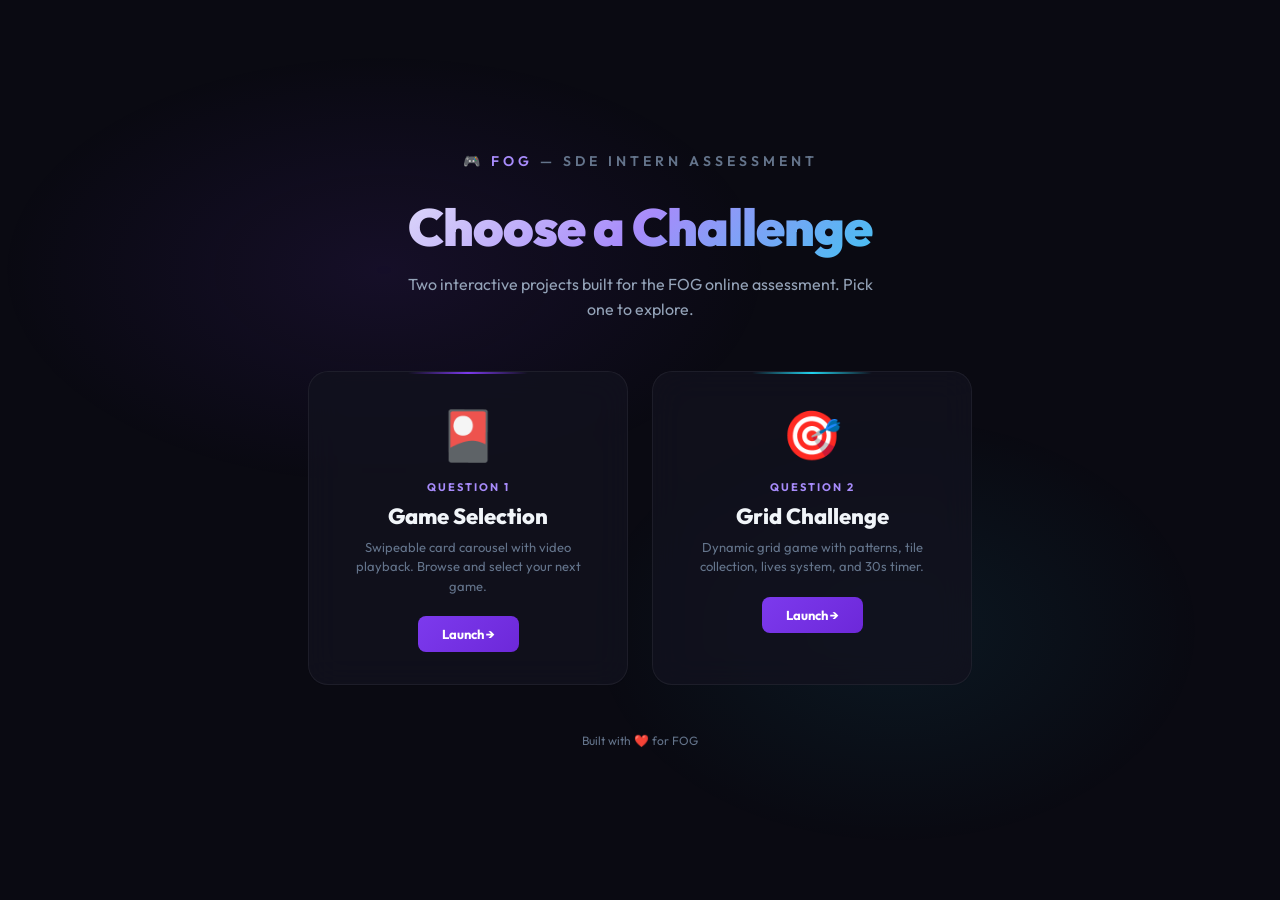
<file: index.html>
<!DOCTYPE html>
<html lang="en">
<head>
  <meta charset="UTF-8" />
  <meta name="viewport" content="width=device-width, initial-scale=1.0" />
  <title>FOG — SDE Intern Assessment</title>
  <meta name="description" content="FOG SDE Intern Online Assessment — Game Selection Interface & Dynamic Grid Challenge" />
  <link rel="preconnect" href="https://fonts.googleapis.com" />
  <link rel="preconnect" href="https://fonts.gstatic.com" crossorigin />
  <link href="https://fonts.googleapis.com/css2?family=Outfit:wght@300;400;500;600;700;800;900&display=swap" rel="stylesheet" />
  <style>
    *, *::before, *::after { margin: 0; padding: 0; box-sizing: border-box; }

    :root {
      --bg: #0a0a12;
      --accent: #7c3aed;
      --accent-lt: #a78bfa;
      --cyan: #22d3ee;
      --magenta: #ec4899;
      --text: #f1f5f9;
      --text2: #94a3b8;
      --text3: #64748b;
      --border: rgba(255,255,255,0.06);
    }

    body {
      font-family: 'Outfit', sans-serif;
      background: var(--bg);
      color: var(--text);
      min-height: 100vh;
      display: flex;
      flex-direction: column;
      align-items: center;
      justify-content: center;
      -webkit-font-smoothing: antialiased;
      overflow: hidden;
    }

    .bg {
      position: fixed; inset: 0; z-index: 0;
      background:
        radial-gradient(ellipse 50% 40% at 30% 30%, rgba(124,58,237,0.1) 0%, transparent 60%),
        radial-gradient(ellipse 40% 40% at 70% 70%, rgba(34,211,238,0.07) 0%, transparent 60%);
    }

    .container {
      position: relative; z-index: 1;
      text-align: center;
      padding: 40px 24px;
    }

    .logo { font-size: 14px; font-weight: 600; letter-spacing: 4px; color: var(--text3); text-transform: uppercase; margin-bottom: 24px; }
    .logo span { color: var(--accent-lt); }

    h1 {
      font-size: clamp(32px, 5vw, 52px);
      font-weight: 900;
      letter-spacing: -1px;
      margin-bottom: 12px;
      background: linear-gradient(135deg, var(--text), var(--accent-lt), var(--cyan));
      -webkit-background-clip: text; background-clip: text;
      -webkit-text-fill-color: transparent;
    }

    .subtitle {
      font-size: 16px; color: var(--text2); margin-bottom: 48px; max-width: 480px; margin-left: auto; margin-right: auto; line-height: 1.6;
    }

    .cards {
      display: flex; gap: 24px; justify-content: center; flex-wrap: wrap;
    }

    .card {
      width: 320px;
      padding: 32px 28px;
      border-radius: 20px;
      background: rgba(18,18,30,0.8);
      border: 1px solid var(--border);
      backdrop-filter: blur(16px);
      text-decoration: none;
      color: var(--text);
      transition: 0.35s cubic-bezier(0.4,0,0.2,1);
      position: relative;
      overflow: hidden;
    }

    .card::before {
      content: '';
      position: absolute;
      top: -1px; left: 50%; transform: translateX(-50%);
      width: 120px; height: 3px;
      border-radius: 2px;
    }

    .card:nth-child(1)::before { background: linear-gradient(90deg, transparent, var(--accent), transparent); }
    .card:nth-child(2)::before { background: linear-gradient(90deg, transparent, var(--cyan), transparent); }

    .card:hover {
      transform: translateY(-8px);
      border-color: var(--accent);
      box-shadow: 0 20px 60px rgba(124,58,237,0.15);
    }

    .card-emoji { font-size: 48px; margin-bottom: 16px; display: block; }
    .card-label { font-size: 11px; font-weight: 700; letter-spacing: 2px; text-transform: uppercase; color: var(--accent-lt); margin-bottom: 8px; }
    .card h2 { font-size: 22px; font-weight: 800; margin-bottom: 8px; }
    .card p { font-size: 13px; color: var(--text3); line-height: 1.5; margin-bottom: 20px; }
    .card-link {
      display: inline-flex; align-items: center; gap: 6px;
      padding: 10px 24px; border-radius: 8px;
      background: linear-gradient(135deg, var(--accent), #6d28d9);
      color: white; font-weight: 700; font-size: 13px;
      text-decoration: none; transition: 0.3s;
    }
    .card-link:hover { box-shadow: 0 4px 16px rgba(124,58,237,0.4); }

    .footer { margin-top: 48px; font-size: 12px; color: var(--text3); }

    @media (max-width: 700px) {
      .cards { flex-direction: column; align-items: center; }
      .card { width: 100%; max-width: 360px; }
    }
  </style>
</head>
<body>
  <div class="bg"></div>
  <div class="container">
    <div class="logo">🎮 <span>FOG</span> — SDE Intern Assessment</div>
    <h1>Choose a Challenge</h1>
    <p class="subtitle">Two interactive projects built for the FOG online assessment. Pick one to explore.</p>

    <div class="cards">
      <a class="card" href="question1/index.html" id="q1Card">
        <span class="card-emoji">🎴</span>
        <div class="card-label">Question 1</div>
        <h2>Game Selection</h2>
        <p>Swipeable card carousel with video playback. Browse and select your next game.</p>
        <span class="card-link">Launch →</span>
      </a>

      <a class="card" href="question2/index.html" id="q2Card">
        <span class="card-emoji">🎯</span>
        <div class="card-label">Question 2</div>
        <h2>Grid Challenge</h2>
        <p>Dynamic grid game with patterns, tile collection, lives system, and 30s timer.</p>
        <span class="card-link">Launch →</span>
      </a>
    </div>

    <div class="footer">Built with ❤️ for FOG</div>
  </div>
</body>
</html>
</file>
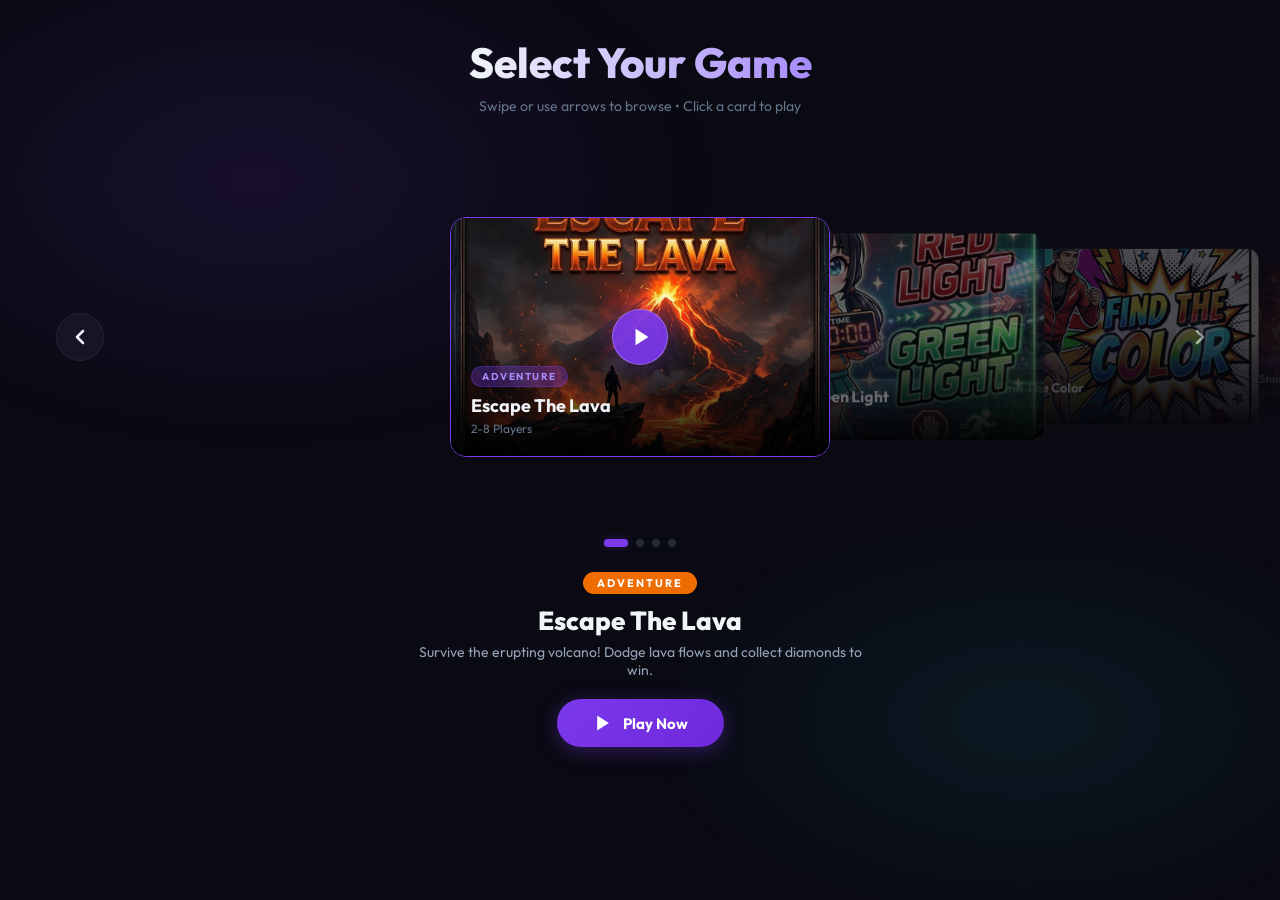
<file: question1/index.html>
<!DOCTYPE html>
<html lang="en">
<head>
  <meta charset="UTF-8" />
  <meta name="viewport" content="width=device-width, initial-scale=1.0" />
  <title>FOG - Game Selection</title>
  <meta name="description" content="Choose your game from the FOG arcade collection. Swipe through cards and select your next adventure." />
  <link rel="preconnect" href="https://fonts.googleapis.com" />
  <link rel="preconnect" href="https://fonts.gstatic.com" crossorigin />
  <link href="https://fonts.googleapis.com/css2?family=Outfit:wght@300;400;500;600;700;800;900&display=swap" rel="stylesheet" />
  <link rel="stylesheet" href="style.css" />
</head>
<body>
 
  <div class="bg-particles" id="bgParticles"></div>
  <div class="bg-gradient"></div>

  <main class="main">
    <div class="section-title">
      <h1>Select Your Game</h1>
      <p class="subtitle">Swipe or use arrows to browse • Click a card to play</p>
    </div>

    <div class="carousel-container" id="carouselContainer">
      <button class="nav-arrow nav-prev" id="navPrev" aria-label="Previous game">
        <svg width="24" height="24" viewBox="0 0 24 24" fill="none" stroke="currentColor" stroke-width="2.5" stroke-linecap="round" stroke-linejoin="round"><polyline points="15 18 9 12 15 6"/></svg>
      </button>

      <div class="carousel-track" id="carouselTrack">
      </div>

      <button class="nav-arrow nav-next" id="navNext" aria-label="Next game">
        <svg width="24" height="24" viewBox="0 0 24 24" fill="none" stroke="currentColor" stroke-width="2.5" stroke-linecap="round" stroke-linejoin="round"><polyline points="9 18 15 12 9 6"/></svg>
      </button>
    </div>

    <div class="carousel-dots" id="carouselDots"></div>

    <div class="game-info-panel" id="gameInfoPanel">
      <div class="game-info-content">
        <span class="game-tag" id="gameTag">ACTION</span>
        <h2 class="game-title" id="gameTitle">Laser Tag Arena</h2>
        <p class="game-desc" id="gameDesc">Battle in the ultimate neon arena</p>
        <button class="play-btn" id="playBtn">
          <svg width="20" height="20" viewBox="0 0 24 24" fill="currentColor"><polygon points="5 3 19 12 5 21 5 3"/></svg>
          Play Now
        </button>
      </div>
    </div>
  </main>

  <div class="video-modal" id="videoModal">
    <div class="video-modal-backdrop" id="videoModalBackdrop"></div>
    <div class="video-modal-content" id="videoModalContent">
      <button class="video-close-btn" id="videoCloseBtn" aria-label="Close video">
        <svg width="28" height="28" viewBox="0 0 24 24" fill="none" stroke="currentColor" stroke-width="2.5" stroke-linecap="round" stroke-linejoin="round"><line x1="18" y1="6" x2="6" y2="18"/><line x1="6" y1="6" x2="18" y2="18"/></svg>
      </button>
      <div class="video-wrapper">
        <canvas id="videoCanvas" width="1280" height="720"></canvas>
        <div class="video-overlay" id="videoOverlay">
          <div class="video-game-name" id="videoGameName">Laser Tag Arena</div>
          <div class="video-status">▶ Now Playing</div>
        </div>
      </div>
      <div class="video-controls">
        <div class="video-progress-bar" id="videoProgressBar">
          <div class="video-progress-fill" id="videoProgressFill"></div>
        </div>
        <div class="video-controls-row">
          <button class="video-ctrl-btn" id="videoPauseBtn" aria-label="Pause">
            <svg width="20" height="20" viewBox="0 0 24 24" fill="currentColor"><rect x="6" y="4" width="4" height="16"/><rect x="14" y="4" width="4" height="16"/></svg>
          </button>
          <span class="video-time" id="videoTime">0:00 / 0:30</span>
          <button class="video-ctrl-btn" id="videoFullscreenBtn" aria-label="Fullscreen">
            <svg width="18" height="18" viewBox="0 0 24 24" fill="none" stroke="currentColor" stroke-width="2" stroke-linecap="round" stroke-linejoin="round"><polyline points="15 3 21 3 21 9"/><polyline points="9 21 3 21 3 15"/><line x1="21" y1="3" x2="14" y2="10"/><line x1="3" y1="21" x2="10" y2="14"/></svg>
          </button>
        </div>
      </div>
    </div>
  </div>

  <script src="script.js"></script>
</body>
</html>
</file>
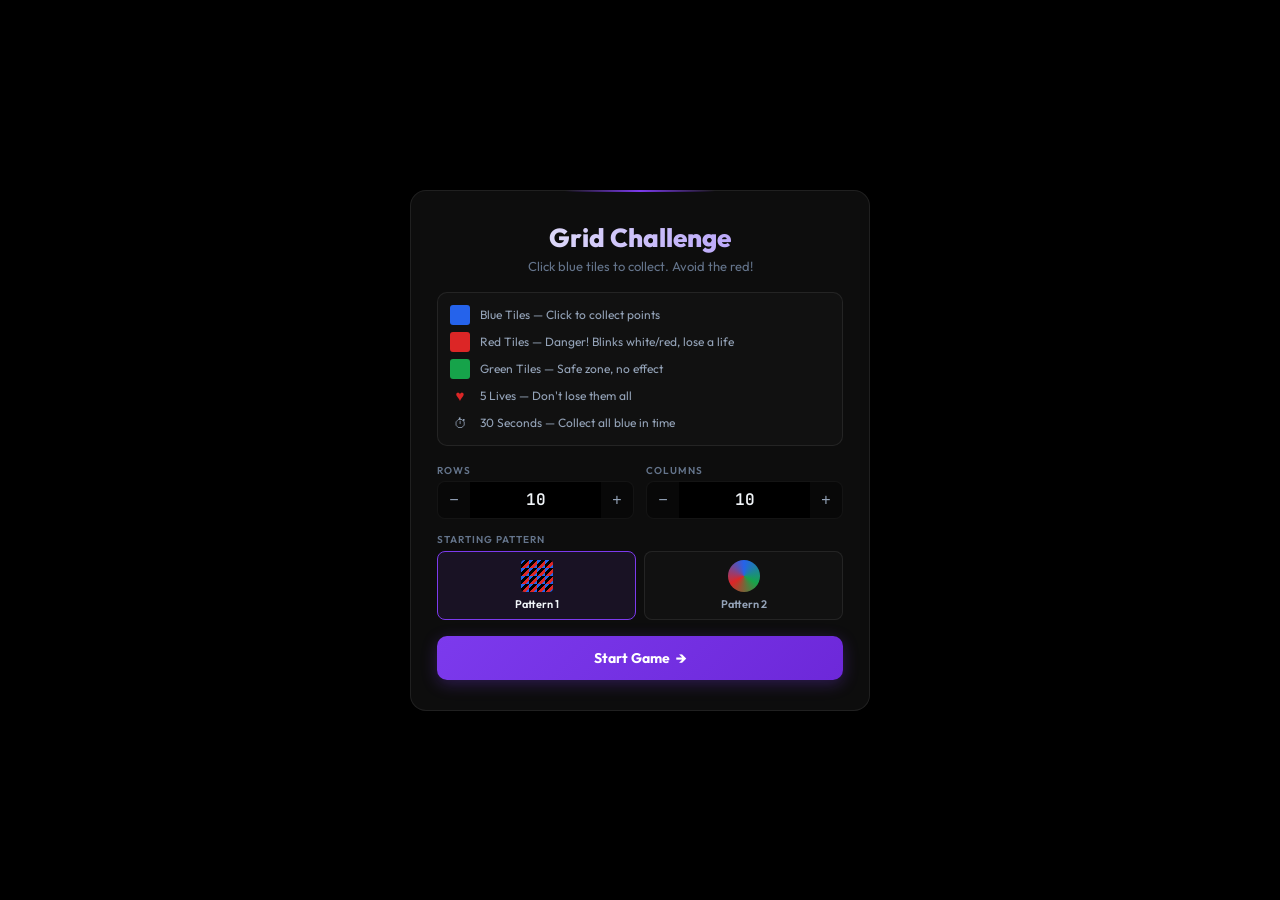
<file: question2/index.html>
<!DOCTYPE html>
<html lang="en">
<head>
  <meta charset="UTF-8" />
  <meta name="viewport" content="width=device-width, initial-scale=1.0" />
  <title>FOG - Grid Challenge</title>
  <meta name="description" content="Navigate the dynamic grid, collect blue tiles, avoid red danger zones." />
  <link rel="preconnect" href="https://fonts.googleapis.com" />
  <link rel="preconnect" href="https://fonts.gstatic.com" crossorigin />
  <link href="https://fonts.googleapis.com/css2?family=Outfit:wght@300;400;500;600;700;800;900&family=JetBrains+Mono:wght@400;600;700&display=swap" rel="stylesheet" />
  <link rel="stylesheet" href="style.css" />
</head>
<body>

  
  <div class="setup-screen" id="setupScreen">
    <div class="setup-card">
      <div class="setup-glow"></div>
      <h1 class="setup-title">Grid Challenge</h1>
      <p class="setup-subtitle">Click blue tiles to collect. Avoid the red!</p>

      <div class="setup-rules">
        <div class="rule-item">
          <span class="rule-icon rule-blue"></span>
          <span>Blue Tiles — Click to collect points</span>
        </div>
        <div class="rule-item">
          <span class="rule-icon rule-red"></span>
          <span>Red Tiles — Danger! Blinks white/red, lose a life</span>
        </div>
        <div class="rule-item">
          <span class="rule-icon rule-green"></span>
          <span>Green Tiles — Safe zone, no effect</span>
        </div>
        <div class="rule-item">
          <span class="rule-icon rule-life">♥</span>
          <span>5 Lives — Don't lose them all</span>
        </div>
        <div class="rule-item">
          <span class="rule-icon rule-timer">⏱</span>
          <span>30 Seconds — Collect all blue in time</span>
        </div>
      </div>

      <div class="setup-inputs">
        <div class="input-group">
          <label for="rowsInput">Rows</label>
          <div class="input-wrapper">
            <button class="input-btn minus" id="rowsMinus" aria-label="Decrease rows">−</button>
            <input type="number" id="rowsInput" value="10" min="10" max="30" />
            <button class="input-btn plus" id="rowsPlus" aria-label="Increase rows">+</button>
          </div>
        </div>
        <div class="input-group">
          <label for="colsInput">Columns</label>
          <div class="input-wrapper">
            <button class="input-btn minus" id="colsMinus" aria-label="Decrease columns">−</button>
            <input type="number" id="colsInput" value="10" min="10" max="30" />
            <button class="input-btn plus" id="colsPlus" aria-label="Increase columns">+</button>
          </div>
        </div>
      </div>

      <div class="pattern-selector">
        <label>Starting Pattern</label>
        <div class="pattern-options">
          <button class="pattern-opt active" data-pattern="1" id="patternOpt1">
            <span class="pattern-preview p1"></span>
            Pattern 1
          </button>
          <button class="pattern-opt" data-pattern="2" id="patternOpt2">
            <span class="pattern-preview p2"></span>
            Pattern 2
          </button>
        </div>
      </div>

      <button class="start-btn" id="startBtn">
        <span class="start-btn-text">Start Game</span>
        <span class="start-btn-icon">→</span>
      </button>
    </div>
  </div>

  
  <div class="game-screen hidden" id="gameScreen">

   
    <div class="hud" id="hud">
      <div class="hud-item hud-lives">
        <span class="hud-label">LIVES</span>
        <div class="hearts" id="hearts">
          <span class="heart">♥</span><span class="heart">♥</span><span class="heart">♥</span><span class="heart">♥</span><span class="heart">♥</span>
        </div>
      </div>
      <div class="hud-divider"></div>
      <div class="hud-item hud-timer">
        <span class="hud-label">TIME</span>
        <span class="timer-value" id="timerValue">30</span>
      </div>
      <div class="hud-divider"></div>
      <div class="hud-item hud-score">
        <span class="hud-label">BLUE LEFT</span>
        <span class="score-value" id="scoreValue">0</span>
      </div>
      <div class="hud-divider"></div>
      <div class="hud-item hud-pattern">
        <span class="hud-label">PATTERN</span>
        <span class="pattern-value" id="patternValue">1</span>
      </div>
    </div>

  
    <div class="grid-container" id="gridContainer">
      <div class="grid" id="grid"></div>
    </div>

    <div class="controls-hint" id="controlsHint">
      <span>Click/tap <strong>blue</strong> tiles to collect • Avoid <strong>red</strong> tiles</span>
    </div>
  </div>

 
  <div class="result-modal hidden" id="resultModal">
    <div class="result-backdrop"></div>
    <div class="result-card" id="resultCard">
      <div class="result-icon" id="resultIcon"></div>
      <h2 class="result-title" id="resultTitle">You Win!</h2>
      <p class="result-message" id="resultMessage">All blue tiles collected!</p>
      <div class="result-stats" id="resultStats"></div>
      <div class="result-actions">
        <button class="result-btn primary" id="resultActionBtn">Continue</button>
        <button class="result-btn secondary" id="resultRestartBtn">Restart</button>
      </div>
    </div>
  </div>

  
  <div class="transition-overlay hidden" id="transitionOverlay">
    <div class="transition-content">
      <h2>Pattern 1 Complete! 🎉</h2>
      <p>Get ready for Pattern 2...</p>
      <div class="transition-countdown" id="transitionCountdown">3</div>
    </div>
  </div>

  <script src="script.js"></script>
</body>
</html>
</file>
<file: question1/style.css>
*, *::before, *::after { margin: 0; padding: 0; box-sizing: border-box; }

:root {
  --bg: #0a0a12; --bg2: #12121e; --bg-card: #181828;
  --accent: #7c3aed; --accent-lt: #a78bfa; --accent-glow: rgba(124,58,237,0.35);
  --cyan: #22d3ee; --magenta: #ec4899;
  --text: #f1f5f9; --text2: #94a3b8; --text3: #64748b;
  --surface: rgba(255,255,255,0.04); --border: rgba(255,255,255,0.06);
  --r: 16px; --font: 'Outfit', sans-serif;
  --ease: 0.35s cubic-bezier(0.4,0,0.2,1);
}

html { font-size: 16px; }
body { font-family: var(--font); background: var(--bg); color: var(--text); overflow-x: hidden; min-height: 100vh; -webkit-font-smoothing: antialiased; }

.bg-gradient { position: fixed; inset: 0; background: radial-gradient(ellipse 60% 50% at 20% 20%, rgba(124,58,237,0.12) 0%, transparent 60%), radial-gradient(ellipse 50% 40% at 80% 80%, rgba(34,211,238,0.08) 0%, transparent 60%); pointer-events: none; z-index: 0; }
.bg-particles { position: fixed; inset: 0; pointer-events: none; z-index: 0; overflow: hidden; }
.particle { position: absolute; width: 3px; height: 3px; background: var(--accent-lt); border-radius: 50%; opacity: 0; animation: pFloat 8s infinite ease-in-out; }
@keyframes pFloat { 0% { opacity:0; transform:translateY(100vh) scale(0); } 10%,90% { opacity:0.6; } 100% { opacity:0; transform:translateY(-10vh) scale(1); } }


.header { position: fixed; top: 0; left: 0; right: 0; z-index: 100; display: flex; align-items: center; justify-content: space-between; padding: 16px 32px; background: rgba(10,10,18,0.7); backdrop-filter: blur(20px); border-bottom: 1px solid var(--border); }
.logo { display: flex; align-items: center; gap: 10px; }
.logo-icon { font-size: 28px; }
.logo-text { font-size: 22px; font-weight: 800; letter-spacing: 2px; background: linear-gradient(135deg, var(--accent-lt), var(--cyan)); -webkit-background-clip: text; background-clip: text; -webkit-text-fill-color: transparent; }
.logo-sub { font-size: 11px; font-weight: 500; letter-spacing: 4px; opacity: 0.7; margin-left: 4px; }
.player-info { display: flex; align-items: center; gap: 10px; }
.player-avatar { width: 36px; height: 36px; border-radius: 50%; background: linear-gradient(135deg, var(--accent), var(--magenta)); display: flex; align-items: center; justify-content: center; font-weight: 700; font-size: 14px; box-shadow: 0 0 16px var(--accent-glow); }
.player-name { font-size: 14px; font-weight: 500; color: var(--text2); }

.main { position: relative; z-index: 1; padding-top: 36px; min-height: 100vh; display: flex; flex-direction: column; align-items: center; }
.section-title { text-align: center; margin-bottom: 32px; }
.section-title h1 { font-size: clamp(28px,4vw,42px); font-weight: 800; background: linear-gradient(to right, var(--text), var(--accent-lt)); -webkit-background-clip: text; background-clip: text; -webkit-text-fill-color: transparent; }
.subtitle { margin-top: 8px; color: var(--text3); font-size: 14px; }


.carousel-container { position: relative; width: 100%; max-width: 1200px; display: flex; align-items: center; justify-content: center; padding: 20px 0; }
.carousel-track { display: flex; align-items: center; justify-content: center; width: 100%; height: 340px; position: relative; touch-action: none; user-select: none; cursor: grab; }
.carousel-track:active { cursor: grabbing; }

.game-card { position: absolute; width: 380px; height: 240px; border-radius: var(--r); overflow: hidden; transition: all 0.5s cubic-bezier(0.4,0,0.2,1); cursor: pointer; will-change: transform, opacity; }
.game-card .card-inner { width: 100%; height: 100%; border-radius: var(--r); overflow: hidden; position: relative; background: var(--bg-card); border: 1px solid var(--border); transition: border-color 0.3s, box-shadow 0.3s; }
.game-card.active .card-inner { border-color: var(--accent); box-shadow: 0 0 30px var(--accent-glow), 0 20px 60px rgba(0,0,0,0.5); }
.game-card:not(.active) .card-inner { filter: brightness(0.6) saturate(0.7); }
.card-image { width: 100%; height: 100%; object-fit: cover; display: block; }
.card-gradient { position: absolute; bottom: 0; left: 0; right: 0; height: 55%; background: linear-gradient(to top, rgba(0,0,0,0.95), rgba(0,0,0,0.4) 60%, transparent); pointer-events: none; }
.card-content { position: absolute; bottom: 0; left: 0; right: 0; padding: 20px; z-index: 2; }
.card-tag { display: inline-block; padding: 3px 10px; border-radius: 20px; font-size: 10px; font-weight: 700; letter-spacing: 1.5px; text-transform: uppercase; margin-bottom: 8px; background: rgba(124,58,237,0.3); color: var(--accent-lt); border: 1px solid rgba(124,58,237,0.3); }
.card-name { font-size: 18px; font-weight: 700; line-height: 1.2; margin-bottom: 4px; }
.card-players { font-size: 12px; color: var(--text3); }
.card-play-icon { position: absolute; top: 50%; left: 50%; transform: translate(-50%,-50%) scale(0.9); width: 56px; height: 56px; border-radius: 50%; background: rgba(124,58,237,0.92); border: 1px solid rgba(255,255,255,0.25); display: flex; align-items: center; justify-content: center; transition: transform 0.35s cubic-bezier(0.34,1.56,0.64,1), opacity 0.25s ease; box-shadow: 0 0 30px var(--accent-glow); z-index: 3; opacity: 0.18; pointer-events: auto; cursor: pointer; }
.game-card.active .card-play-icon { opacity: 1; transform: translate(-50%,-50%) scale(1); }
.game-card.active:hover .card-play-icon { transform: translate(-50%,-50%) scale(1.08); }
.card-play-icon svg { width: 22px; height: 22px; fill: white; margin-left: 3px; }

.nav-arrow { position: absolute; top: 50%; transform: translateY(-50%); z-index: 10; width: 48px; height: 48px; border-radius: 50%; border: 1px solid var(--border); background: rgba(24,24,40,0.8); backdrop-filter: blur(10px); color: var(--text); cursor: pointer; display: flex; align-items: center; justify-content: center; transition: var(--ease); }
.nav-arrow:hover { background: var(--accent); border-color: var(--accent); box-shadow: 0 0 20px var(--accent-glow); transform: translateY(-50%) scale(1.1); }
.nav-prev { left: 16px; } .nav-next { right: 16px; }

.carousel-dots { display: flex; gap: 8px; justify-content: center; margin-top: 12px; }
.dot { width: 8px; height: 8px; border-radius: 50%; background: var(--text3); opacity: 0.3; cursor: pointer; transition: var(--ease); }
.dot.active { opacity: 1; background: var(--accent); box-shadow: 0 0 10px var(--accent-glow); width: 24px; border-radius: 4px; }

.game-info-panel { margin-top: 24px; width: 100%; max-width: 500px; padding: 0 24px; text-align: center; }
.game-info-content { animation: fadeUp 0.4s ease; }
@keyframes fadeUp { from { opacity:0; transform:translateY(10px); } to { opacity:1; transform:translateY(0); } }
.game-tag { display: inline-block; padding: 4px 14px; border-radius: 20px; font-size: 11px; font-weight: 700; letter-spacing: 2px; text-transform: uppercase; background: linear-gradient(135deg, var(--accent), var(--magenta)); color: white; margin-bottom: 10px; }
.game-title { font-size: 26px; font-weight: 800; margin-bottom: 6px; }
.game-desc { color: var(--text2); font-size: 14px; margin-bottom: 20px; }
.play-btn { display: inline-flex; align-items: center; gap: 10px; padding: 14px 36px; border: none; border-radius: 50px; background: linear-gradient(135deg, var(--accent), #6d28d9); color: white; font-family: var(--font); font-size: 15px; font-weight: 700; cursor: pointer; transition: var(--ease); box-shadow: 0 4px 20px var(--accent-glow); }
.play-btn:hover { transform: translateY(-2px); box-shadow: 0 8px 30px var(--accent-glow); }

.video-modal { position: fixed; inset: 0; z-index: 1000; display: flex; align-items: center; justify-content: center; opacity: 0; visibility: hidden; transition: opacity 0.35s, visibility 0.35s; }
.video-modal.open { opacity: 1; visibility: visible; }
.video-modal-backdrop { position: absolute; inset: 0; background: rgba(0,0,0,0.85); backdrop-filter: blur(12px); }
.video-modal-content { position: relative; width: 90vw; max-width: 900px; border-radius: var(--r); overflow: hidden; background: var(--bg2); border: 1px solid var(--border); box-shadow: 0 30px 80px rgba(0,0,0,0.6); transform: scale(0.9) translateY(20px); transition: transform 0.4s cubic-bezier(0.34,1.56,0.64,1); }
.video-modal.open .video-modal-content { transform: scale(1) translateY(0); }
.video-close-btn { position: absolute; top: 12px; right: 12px; z-index: 10; width: 40px; height: 40px; border-radius: 50%; border: none; background: rgba(0,0,0,0.5); color: white; cursor: pointer; display: flex; align-items: center; justify-content: center; transition: var(--ease); }
.video-close-btn:hover { background: rgba(239,68,68,0.8); transform: rotate(90deg); }
.video-wrapper { position: relative; aspect-ratio: 16/9; background: #000; }
.video-wrapper canvas { width: 100%; height: 100%; display: block; }
.video-overlay { position: absolute; bottom: 0; left: 0; right: 0; padding: 24px; background: linear-gradient(to top, rgba(0,0,0,0.8), transparent); pointer-events: none; }
.video-game-name { font-size: 22px; font-weight: 700; }
.video-status { font-size: 13px; color: var(--cyan); margin-top: 4px; font-weight: 500; }
.video-controls { padding: 12px 16px; background: var(--bg2); }
.video-progress-bar { width: 100%; height: 4px; background: rgba(255,255,255,0.1); border-radius: 2px; cursor: pointer; margin-bottom: 10px; overflow: hidden; }
.video-progress-fill { height: 100%; width: 0%; background: linear-gradient(90deg, var(--accent), var(--cyan)); border-radius: 2px; transition: width 0.1s linear; }
.video-controls-row { display: flex; align-items: center; gap: 12px; }
.video-ctrl-btn { width: 36px; height: 36px; border-radius: 50%; border: none; background: var(--surface); color: var(--text); cursor: pointer; display: flex; align-items: center; justify-content: center; transition: var(--ease); }
.video-ctrl-btn:hover { background: var(--accent); }
.video-time { font-size: 13px; color: var(--text2); font-variant-numeric: tabular-nums; flex: 1; }

@media (max-width: 768px) {
  .main { padding-top: 24px; }
  .game-card { width: 300px; height: 190px; }
  .carousel-track { height: 280px; }
  .nav-arrow { width: 40px; height: 40px; }
  .nav-prev { left: 8px; } .nav-next { right: 8px; }
  .player-name { display: none; }
}
@media (max-width: 480px) {
  .game-card { width: 260px; height: 165px; }
  .carousel-track { height: 250px; }
}
</file>
<file: question2/style.css>
*, *::before, *::after { margin: 0; padding: 0; box-sizing: border-box; }

:root {
  --bg: #000; --bg2: #0a0a0a;
  --accent: #7c3aed; --accent-lt: #a78bfa; --accent-glow: rgba(124,58,237,0.3);
  --cyan: #22d3ee;
  --blue: #2563eb; --blue-bright: #3b82f6;
  --red: #dc2626; --red-bright: #ef4444;
  --green: #16a34a; --green-bright: #22c55e;
  --text: #f1f5f9; --text2: #94a3b8; --text3: #64748b;
  --border: rgba(255,255,255,0.08);
  --font: 'Outfit', sans-serif; --mono: 'JetBrains Mono', monospace;
  --ease: 0.3s cubic-bezier(0.4,0,0.2,1);
}

html, body { height: 100%; font-size: 16px; }
body { font-family: var(--font); background: var(--bg); color: var(--text); overflow: hidden; -webkit-font-smoothing: antialiased; }


.setup-screen {
  display: flex; align-items: center; justify-content: center;
  height: 100vh; padding: 20px;
}
.setup-card {
  position: relative; max-width: 460px; width: 100%;
  padding: 30px 26px; background: #0d0d0d;
  border: 1px solid var(--border); border-radius: 16px;
}
.setup-glow {
  position: absolute; top: -1px; left: 50%; transform: translateX(-50%);
  width: 150px; height: 2px;
  background: linear-gradient(90deg, transparent, var(--accent), transparent);
}
.setup-title {
  font-size: 26px; font-weight: 800; text-align: center;
  background: linear-gradient(to right, var(--text), var(--accent-lt));
  -webkit-background-clip: text; background-clip: text; -webkit-text-fill-color: transparent;
}
.setup-subtitle { text-align: center; color: var(--text3); font-size: 13px; margin-top: 4px; margin-bottom: 18px; }
.setup-rules {
  display: flex; flex-direction: column; gap: 7px;
  margin-bottom: 18px; padding: 12px;
  background: rgba(255,255,255,0.02); border-radius: 10px; border: 1px solid var(--border);
}
.rule-item { display: flex; align-items: center; gap: 10px; font-size: 12px; color: var(--text2); }
.rule-icon { width: 20px; height: 20px; border-radius: 3px; display: flex; align-items: center; justify-content: center; font-size: 11px; flex-shrink: 0; }
.rule-blue { background: var(--blue); }
.rule-red { background: var(--red); }
.rule-green { background: var(--green); }
.rule-life { background: transparent; color: var(--red); font-size: 15px; }
.rule-timer { background: transparent; font-size: 13px; }
.setup-inputs { display: flex; gap: 12px; margin-bottom: 14px; }
.input-group { flex: 1; }
.input-group label { display: block; font-size: 10px; font-weight: 600; color: var(--text3); text-transform: uppercase; letter-spacing: 1px; margin-bottom: 4px; }
.input-wrapper { display: flex; align-items: center; background: #000; border: 1px solid var(--border); border-radius: 8px; overflow: hidden; }
.input-wrapper input { width: 100%; border: none; background: transparent; color: var(--text); font-family: var(--mono); font-size: 16px; font-weight: 600; text-align: center; padding: 7px 4px; outline: none; -moz-appearance: textfield; }
.input-wrapper input::-webkit-inner-spin-button, .input-wrapper input::-webkit-outer-spin-button { -webkit-appearance: none; }
.input-btn { width: 32px; height: 36px; border: none; background: rgba(255,255,255,0.03); color: var(--text2); font-size: 16px; cursor: pointer; transition: var(--ease); flex-shrink: 0; }
.input-btn:hover { background: var(--accent); color: white; }
.pattern-selector { margin-bottom: 16px; }
.pattern-selector > label { display: block; font-size: 10px; font-weight: 600; color: var(--text3); text-transform: uppercase; letter-spacing: 1px; margin-bottom: 5px; }
.pattern-options { display: flex; gap: 8px; }
.pattern-opt { flex: 1; padding: 8px; border: 1px solid var(--border); border-radius: 8px; background: rgba(255,255,255,0.02); color: var(--text2); font-family: var(--font); font-size: 11px; font-weight: 600; cursor: pointer; transition: var(--ease); display: flex; flex-direction: column; align-items: center; gap: 5px; }
.pattern-opt.active { border-color: var(--accent); background: rgba(124,58,237,0.1); color: var(--text); }
.pattern-preview { width: 32px; height: 32px; border-radius: 4px; display: block; }
.pattern-preview.p1 { background: linear-gradient(135deg, var(--blue) 25%, #000 25%, #000 50%, var(--red) 50%, var(--red) 75%, var(--blue) 75%); background-size: 8px 8px; }
.pattern-preview.p2 { background: conic-gradient(var(--blue), var(--green), var(--red), var(--blue)); border-radius: 50%; }
.start-btn { width: 100%; padding: 12px; border: none; border-radius: 10px; background: linear-gradient(135deg, var(--accent), #6d28d9); color: white; font-family: var(--font); font-size: 14px; font-weight: 700; cursor: pointer; transition: var(--ease); display: flex; align-items: center; justify-content: center; gap: 6px; box-shadow: 0 4px 16px var(--accent-glow); }
.start-btn:hover { transform: translateY(-2px); }
.start-btn-icon { font-size: 16px; transition: transform 0.3s; }
.start-btn:hover .start-btn-icon { transform: translateX(4px); }

.game-screen {
  display: flex; flex-direction: column;
  height: 100vh; width: 100vw;
  overflow: hidden;
}
.hidden { display: none !important; }


.hud {
  display: flex; align-items: center; justify-content: center;
  gap: 0; padding: 10px 16px;
  background: rgba(10,10,20,0.94);
  border-bottom: 2px solid rgba(255,255,255,0.12);
  flex-shrink: 0; z-index: 20;
  position: sticky; top: 0;
  backdrop-filter: blur(8px);
  box-shadow: 0 8px 20px rgba(0,0,0,0.35);
}
.hud-divider { width: 1px; height: 36px; background: var(--border); margin: 0 16px; }
.hud-item { display: flex; flex-direction: column; align-items: center; gap: 2px; min-width: 70px; }
.hud-label { font-size: 9px; font-weight: 700; text-transform: uppercase; letter-spacing: 1.5px; color: var(--text3); }
.hearts { display: flex; gap: 4px; }
.heart { font-size: 20px; color: var(--red); transition: var(--ease); }
.heart.lost { color: #222; opacity: 0.3; transform: scale(0.7); }
.heart.hit { animation: heartHit 0.5s ease; }
@keyframes heartHit { 0%,100% { transform: scale(1); } 30% { transform: scale(1.5); } 60% { transform: scale(0.6); } }
.timer-value { font-family: var(--mono); font-size: 32px; font-weight: 700; color: var(--cyan); line-height: 1; }
.timer-value.urgent { color: var(--red-bright); animation: timerPulse 0.5s infinite; }
@keyframes timerPulse { 0%,100% { opacity: 1; } 50% { opacity: 0.3; } }
.score-value { font-family: var(--mono); font-size: 28px; font-weight: 700; color: var(--blue-bright); line-height: 1; }
.pattern-value { font-family: var(--mono); font-size: 28px; font-weight: 700; color: var(--accent-lt); line-height: 1; }

.grid-container {
  flex: 1; display: flex; align-items: center; justify-content: center;
  padding: 10px; overflow: hidden;
  min-height: 0; 
}
.grid {
  display: grid; gap: 3px; background: #000; padding: 3px; border-radius: 4px;
  max-width: 100%; max-height: 100%;
  width: min(78vw, calc(100vh - 180px));
  height: min(78vw, calc(100vh - 180px));
}
.grid.pattern-1 {
  background:
    linear-gradient(135deg, rgba(124,58,237,0.18), rgba(0,0,0,0.88)),
    repeating-linear-gradient(45deg, rgba(255,255,255,0.03) 0 2px, transparent 2px 8px);
}
.grid.pattern-2 {
  background:
    radial-gradient(circle at 30% 20%, rgba(34,211,238,0.2), transparent 40%),
    radial-gradient(circle at 75% 80%, rgba(124,58,237,0.24), transparent 45%),
    #000;
}


.cell {
  border-radius: 3px; cursor: pointer;
  transition: transform 0.1s, background-color 0.15s;
  position: relative;
}
.cell::before {
  content: attr(data-num);
  position: absolute;
  inset: 0;
  display: flex;
  align-items: center;
  justify-content: center;
  font-family: var(--mono);
  font-size: clamp(8px, 0.8vw, 12px);
  font-weight: 700;
  color: rgba(245,245,245,0.88);
  text-shadow: 0 0 6px rgba(0,0,0,0.7);
  pointer-events: none;
}
.cell:hover { transform: scale(0.92); }
.cell:active { transform: scale(0.85); }

.cell.dark { background: #1a1a1a; cursor: default; }
.grid.pattern-1 .cell.dark {
  background:
    linear-gradient(160deg, rgba(42,42,56,0.85), rgba(20,20,24,0.95));
}
.grid.pattern-2 .cell.dark {
  background:
    linear-gradient(200deg, rgba(20,20,30,0.95), rgba(10,10,12,0.95));
}
.cell.dark:hover { transform: none; }

.cell.green {
  background: var(--green);
  box-shadow: inset 0 0 6px rgba(22,163,74,0.3);
  cursor: default;
}
.cell.green:hover { transform: none; }
.cell.green::before { color: rgba(230,255,230,0.9); }

.cell.blue {
  background: var(--blue);
  box-shadow: inset 0 0 8px rgba(37,99,235,0.5), 0 0 4px rgba(37,99,235,0.2);
}
.cell.blue:hover { box-shadow: inset 0 0 12px rgba(37,99,235,0.7), 0 0 8px rgba(37,99,235,0.3); }
.cell.blue::before { color: rgba(235,245,255,0.95); }
.cell.blue.collected {
  background: #1a1a1a; box-shadow: none;
  animation: collect 0.35s ease; cursor: default;
  pointer-events: none;
}
@keyframes collect {
  0% { transform: scale(1); background: var(--blue); }
  40% { transform: scale(0.3); background: #fff; }
  100% { transform: scale(1); background: #1a1a1a; }
}

.cell.red {
  background: var(--red);
  box-shadow: inset 0 0 4px rgba(220,38,38,0.4);
  animation: redPulse 1.2s infinite ease-in-out;
  overflow: hidden;
}
.cell.red::after {
  content: "🔒";
  position: absolute;
  inset: 0;
  display: flex;
  align-items: center;
  justify-content: center;
  font-size: clamp(10px, 1.1vw, 14px);
  color: rgba(255, 215, 215, 0.86);
  text-shadow: 0 0 7px rgba(255,255,255,0.35);
  animation: lockFloat 0.9s ease-in-out infinite alternate;
}
.cell.red::before {
  color: rgba(255,250,250,0.92);
  z-index: 2;
}
@keyframes redPulse {
  0%, 100% { box-shadow: inset 0 0 4px rgba(220,38,38,0.4); }
  50% { box-shadow: inset 0 0 10px rgba(220,38,38,0.8), 0 0 6px rgba(220,38,38,0.3); }
}

.cell.red.blink {
  animation: redBlink 0.12s ease 8 !important;
}
.cell.red.blink::after {
  color: #ffffff;
  text-shadow: 0 0 12px rgba(255,255,255,0.9);
}
@keyframes lockFloat {
  from { transform: translateY(-1px) scale(1); }
  to { transform: translateY(1px) scale(1.08); }
}
@keyframes redBlink {
  0%, 100% { background: var(--red); }
  50% { background: #ffffff; }
}

.controls-hint {
  flex-shrink: 0; text-align: center;
  padding: 6px; font-size: 11px; color: var(--text3);
  background: #0a0a14; border-top: 1px solid var(--border);
}


.result-modal { position: fixed; inset: 0; z-index: 200; display: flex; align-items: center; justify-content: center; }
.result-backdrop { position: absolute; inset: 0; background: rgba(0,0,0,0.85); backdrop-filter: blur(8px); }
.result-card { position: relative; max-width: 380px; width: 90%; padding: 32px 24px; background: #0d0d0d; border: 1px solid var(--border); border-radius: 16px; text-align: center; animation: resultPop 0.5s cubic-bezier(0.34,1.56,0.64,1); }
@keyframes resultPop { from { transform: scale(0.7); opacity: 0; } to { transform: scale(1); opacity: 1; } }
.result-icon { font-size: 52px; margin-bottom: 8px; }
.result-title { font-size: 28px; font-weight: 800; margin-bottom: 4px; }
.result-title.win { color: var(--green-bright); }
.result-title.lose { color: var(--red-bright); }
.result-message { color: var(--text2); font-size: 13px; margin-bottom: 16px; }
.result-stats { display: flex; justify-content: center; gap: 20px; margin-bottom: 18px; }
.result-stat { text-align: center; }
.result-stat-val { font-family: var(--mono); font-size: 22px; font-weight: 700; color: var(--cyan); }
.result-stat-label { font-size: 9px; color: var(--text3); text-transform: uppercase; letter-spacing: 1px; }
.result-actions { display: flex; gap: 8px; justify-content: center; }
.result-btn { padding: 10px 22px; border: none; border-radius: 8px; font-family: var(--font); font-size: 13px; font-weight: 700; cursor: pointer; transition: var(--ease); }
.result-btn.primary { background: linear-gradient(135deg, var(--accent), #6d28d9); color: white; }
.result-btn.primary:hover { transform: translateY(-2px); }
.result-btn.secondary { background: #1a1a1a; color: var(--text2); border: 1px solid var(--border); }
.result-btn.secondary:hover { border-color: var(--accent); }

.transition-overlay { position: fixed; inset: 0; z-index: 150; display: flex; align-items: center; justify-content: center; background: rgba(0,0,0,0.95); }
.transition-content { text-align: center; animation: fadeUp 0.5s ease; }
@keyframes fadeUp { from { opacity: 0; transform: translateY(20px); } to { opacity: 1; transform: translateY(0); } }
.transition-content h2 { font-size: 24px; font-weight: 800; margin-bottom: 6px; }
.transition-content p { color: var(--text2); font-size: 13px; margin-bottom: 12px; }
.transition-countdown { font-family: var(--mono); font-size: 52px; font-weight: 800; color: var(--cyan); animation: countPulse 1s infinite; }
@keyframes countPulse { 0%,100% { transform: scale(1); } 50% { transform: scale(1.2); } }

@media (max-width: 600px) {
  .hud { padding: 8px 10px; }
  .hud-divider { margin: 0 8px; }
  .timer-value { font-size: 24px; }
  .score-value, .pattern-value { font-size: 20px; }
  .heart { font-size: 16px; }
  .setup-card { padding: 20px 14px; }
  .setup-inputs { flex-direction: column; }
  .grid { gap: 2px; padding: 2px; }
}
</file>
